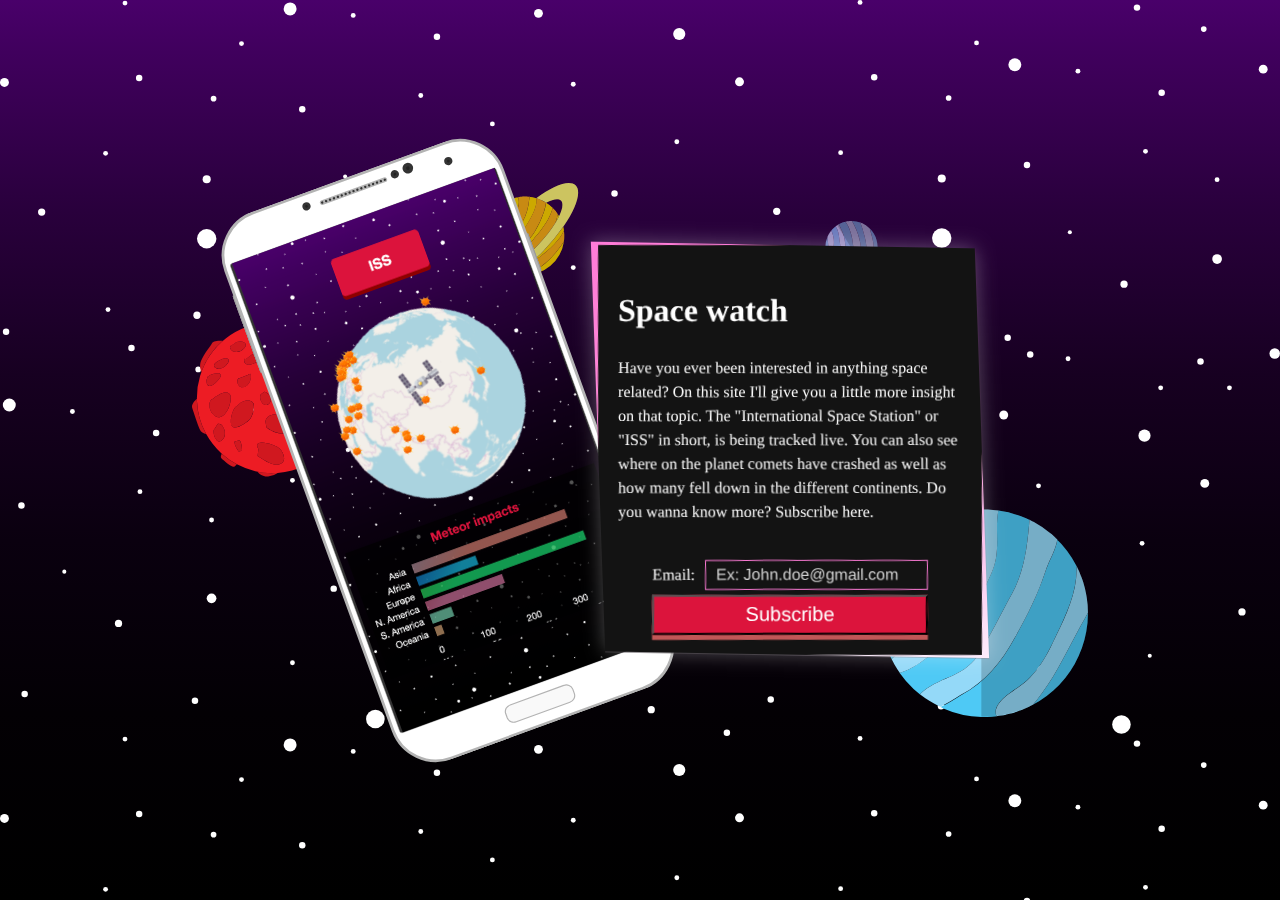
<file: landingpage.html>
<!DOCTYPE html>
<html lang="en">
  <head>
    <meta charset="UTF-8" />
    <meta name="viewport" content="width=device-width, initial-scale=1.0" />
    <meta http-equiv="X-UA-Compatible" content="ie=edge" />
    <link rel="stylesheet" href="./css/normalise.css" />
    <link rel="shortcut icon" href="./img/favicon.png" type="image/x-icon" />
    <title>Landing Page</title>
  </head>

  <body>
    <div class="c-stars">
      <div class="c-planets c-landing-bg">
        <img
          class="c-mockup c-mockup-large"
          src="./img/mockup.svg"
          alt="mockup"
        />
        <section class="c-landing_content">
          <article>
            <h1>Space watch</h1>
            <p>
              Have you ever been interested in anything space related? On this
              site I'll give you a little more insight on that topic. The
              "International Space Station" or "ISS" in short, is being tracked
              live. You can also see where on the planet comets have crashed as
              well as how many fell down in the different continents. Do you
              wanna know more? Subscribe here.
            </p>
            <form action="#">
              <div>
                <label for="mail">Email:</label>
                <input
                  class="c-emailinput"
                  id="mail"
                  type="email"
                  placeholder="Ex: John.doe@gmail.com"
                />
              </div>
              <button type="submit" class="o-button o-btnPush o-btnLightBlue">
                Subscribe
              </button>
            </form>
            <img
              class="c-mockup c-mockup-small"
              src="./img/mockup.svg"
              alt="mockup"
            />
          </article>
        </section>
      </div>
    </div>
  </body>
</html>
</file>
<file: css/normalise.css>
/*------------------------------------*\
#Fonts
\*------------------------------------*/
@font-face {
  font-family: 'UbuntuMono';
  font-weight: normal;
  src: url('../fonts/UbuntuMono-R.ttf') format('ttf');
}

/*------------------------------------*\
#Elements
\*------------------------------------*/

p {
  font-family: 'Ubuntu';
  font-weight: normal;
  font-size: medium;
}

@media (min-width: 240px) {
  a.o-button {
    display: block;
    position: relative;
    width: 120px;
    padding: 0;
    margin: 32px auto 10px auto;
    font-weight: 600;
    text-align: center;
    line-height: 50px;
    color: #fff;
    border-radius: 5px;
    transition: all 0.2s;
    z-index: 99;
    -webkit-user-select: none; /* Safari */
    -moz-user-select: none; /* Firefox */
    -ms-user-select: none; /* IE10+/Edge */
    user-select: none; /* Standard */
  }

  .o-btnLightBlue {
    background: #dc143c;
  }

  .o-btnLightBlue.o-btnPush {
    box-shadow: 0px 5px 0px 0px #c15757;
  }

  .o-btnPush:active {
    transform: translateY(5px);
  }
  .o-btnPush:hover {
    background-color: #a9275d;
    transform: translateY(2px);
    box-shadow: 0px 3px 0px 0px #c15757;
  }

  .o-btnLightBlue.o-btnPush:active {
    box-shadow: 0px 0px 0px 0px #c15757;
  }
}

@media (min-width: 767px) {
  a.o-button {
    width: 180px;
    height: 72px;
    font-weight: 600;
    font-size: 28px;
    line-height: 68px;
    text-align: center;
    margin: 48px auto 10px auto;
  }

  .o-btnLightBlue {
    background: #dc143c;
  }

  .o-btnLightBlue.o-btnPush {
    box-shadow: 0px 5px 0px 0px #c15757;
  }

  .o-btnPush:active {
    transform: translateY(5px);
  }
  .o-btnPush:hover {
    background-color: #a9275d;
    transform: translateY(2px);
    box-shadow: 0px 3px 0px 0px #c15757;
  }

  .o-btnLightBlue.o-btnPush:active {
    box-shadow: 0px 0px 0px 0px #c15757;
  }
}

h2 {
  font-family: 'Ubuntu';
  font-size: 26px;
  font-weight: Bold;
  color: #4b4b4b;
  margin: 0px;
  display: inline-block;
}

h3 {
  font-family: 'Ubuntu';
  font-size: 18px;
  color: #6d6c6c;
  margin: 0px;
  display: inline-block;
}

h4 {
  font-family: 'Ubuntu';
  font-size: 18px;
  color: #6d6c6c;
  margin: 0px;
}

@media (min-width: 768px) {
  h2 {
    font-size: 40px;
  }

  h3 {
    font-size: 24px;
  }

  p {
    font-size: 24px;
    font-weight: 400;
  }
}

@media (min-width: 1200px) {
  h2 {
    font-size: 36px;
  }
  h3 {
    font-size: 28px;
  }
}

hr {
  width: 90%;
  margin: auto;
  color: #d1d4dd;
}

@media (min-width: 576px) {
  hr {
    width: 100%;
  }
}

/*------------------------------------*\
#GENERIC
\*------------------------------------*/

html,
body {
  font-size: 16px;
  line-height: 1.5;
  margin: auto;
  min-height: 100vh;
  background-image: linear-gradient(
    0deg,
    rgba(0, 0, 0, 1) 0%,
    rgba(3, 0, 4, 1) 20.81%,
    rgba(10, 0, 15, 1) 39.95%,
    rgba(23, 0, 33, 1) 58.44%,
    rgba(41, 0, 60, 1) 76.53%,
    rgba(64, 0, 93, 1) 94.16%,
    rgba(73, 0, 106, 1) 100%
  );
}
.c-stars {
  background-image: url(../img/stars.svg);
  background-repeat: repeat;
}
.c-planets {
  background-image: url(../img/planets.svg);
  background-repeat: no-repeat;
  background-position: center;
  background-size: 70%;
}

select {
  display: block;
  background-color: #6c6f7d;
  border: none;
  font-size: 26px;
  -webkit-appearance: none;
  -moz-appearance: none;
  appearance: none;
}

select:focus {
  outline: none;
}

/*------------------------------------*\
#COMPONENTS
\*------------------------------------*/

@media (min-width: 240px) {
  .c-content {
    position: relative;
    min-height: 90vh;
    display: grid;
    grid-template-rows: auto 50%;
  }

  .c-content-header {
    padding: 2%;
    justify-self: center;
  }

  .c-graph {
    position: relative;
    width: 95vw;
    align-self: end;
    margin: auto auto 8px auto;
    z-index: 100;
    pointer-events: none;
  }
  .c-graph canvas {
    background: #000000ab;
  }
}

@media (min-width: 624px) {
  .c-graph {
    margin: auto auto 4px auto;
    width: 80vh;
  }
  .c-graph canvas {
    background: #00000000;
  }
}

@media (min-width: 724px) {
  .c-graph {
    margin: auto 0px 16px;
    width: 75vh;
  }
}

@media (min-width: 768px) {
  .c-content {
    min-height: 100vh;
  }

  .c-content-header {
    padding: 2%;
    justify-self: center;
  }
}

@media (min-width: 868px) {
  .c-content-header {
    padding: 2%;
    justify-self: center;
  }
}
.c-landing-bg {
  height: 100vh;
  display: flex;
  flex-direction: column-reverse;
  align-items: center;
  justify-content: center;
  margin-top: 10px;
}

.c-landing_content {
  background-color: black;
  background-image: linear-gradient(
    to bottom,
    #ff7cd8 0%,
    #fd89d6 50%,
    #fba6e1 51%,
    #fcecfc 100%
  );
  width: 90vw;
  height: 95vh;
  transform: skew(2deg, 1deg);
  overflow: hidden;
  filter: drop-shadow(0px 0px 10px rgba(255, 255, 255, 0.3));
}
.c-mockup {
  transform: rotate(-10deg);
  width: 100px;
}
.c-landing_content article {
  background: #131313;
  padding: 20px;
  height: 100%;
  transform: skew(-2deg, -1deg);
  overflow: auto;
}
.c-landing_content p,
.c-landing_content h1 {
  z-index: 3;
  color: white;
}
.c-landing_content p {
  font-size: 16px;
}
.c-landing_content form {
  display: flex;
  flex-direction: column;
  padding: 0 10%;
  align-content: center;
}
.c-landing_content form div {
  color: white;
  display: flex;
  justify-content: space-between;
  align-items: center;
  margin-bottom: 5px;
  margin-top: 20px;
}
.c-landing_content form button {
  height: 40px;
  font-size: 20px;
  color: white;
}
.c-emailinput {
  width: 100%;
  margin-left: 10px;
  background-color: #131313;
  border: 1px solid #ff7cd8;
  padding: 5px;
  padding-left: 10px;
  outline-color: #ff7cd8;
  color: white;
  font-size: 16px;
}
.c-emailinput::placeholder {
  color: rgb(211, 211, 211);
}
.c-mockup-large {
  display: none;
}
.c-mockup-small {
  display: block;
  margin: 20% auto;
  width: 30vw;
}
@media (min-width: 724px) {
  .c-mockup-large {
    display: block;
  }
  .c-mockup-small {
    display: none;
  }
  .c-landing-bg {
    flex-direction: row;
    margin-top: 0;
  }
  .c-landing_content {
    width: 30vw;
    height: auto;
  }
  .c-mockup {
    position: relative;
    transform: rotate(-20deg);
    width: 200px;
  }
}
@media (min-width: 1200px) {
  .c-mockup {
    width: 300px;
  }
}

.c-container {
  position: relative;
  min-height: 100vh;
}

.c-header_title-dropdown {
  padding-top: 20px;
  position: relative;
  display: inline-block;
}

.c-header_title-dropdown-content {
  display: none;
  position: absolute;
  background-color: #f1f1f1;
  min-width: 160px;
  box-shadow: 0px 8px 16px 0px rgba(0, 0, 0, 0.2);
  z-index: 1;
}

.c-header_title-dropdown-content a {
  color: black;
  padding: 12px 16px;
  text-decoration: none;
  display: block;
}

.c-articleTitle {
  position: relative;
  font-size: 1.15em;
  font-weight: 700;
  line-height: 1em;
}

/*------------------------------------*\
#OBJECTS
\*------------------------------------*/

@media (min-width: 240px) {
  .o-earth {
    top: -10%;
    right: 0;
    bottom: 10%;
    left: 0;
    position: absolute !important;
    touch-action: none;
  }
}

@media (min-width: 624px) {
}

@media (min-width: 768px) {
}

@media (min-width: 1024px) {
  .o-earth {
    top: 0;
    right: 0;
    bottom: 0;
    left: 0;
    position: absolute !important;
    touch-action: none;
  }
}
</file>
